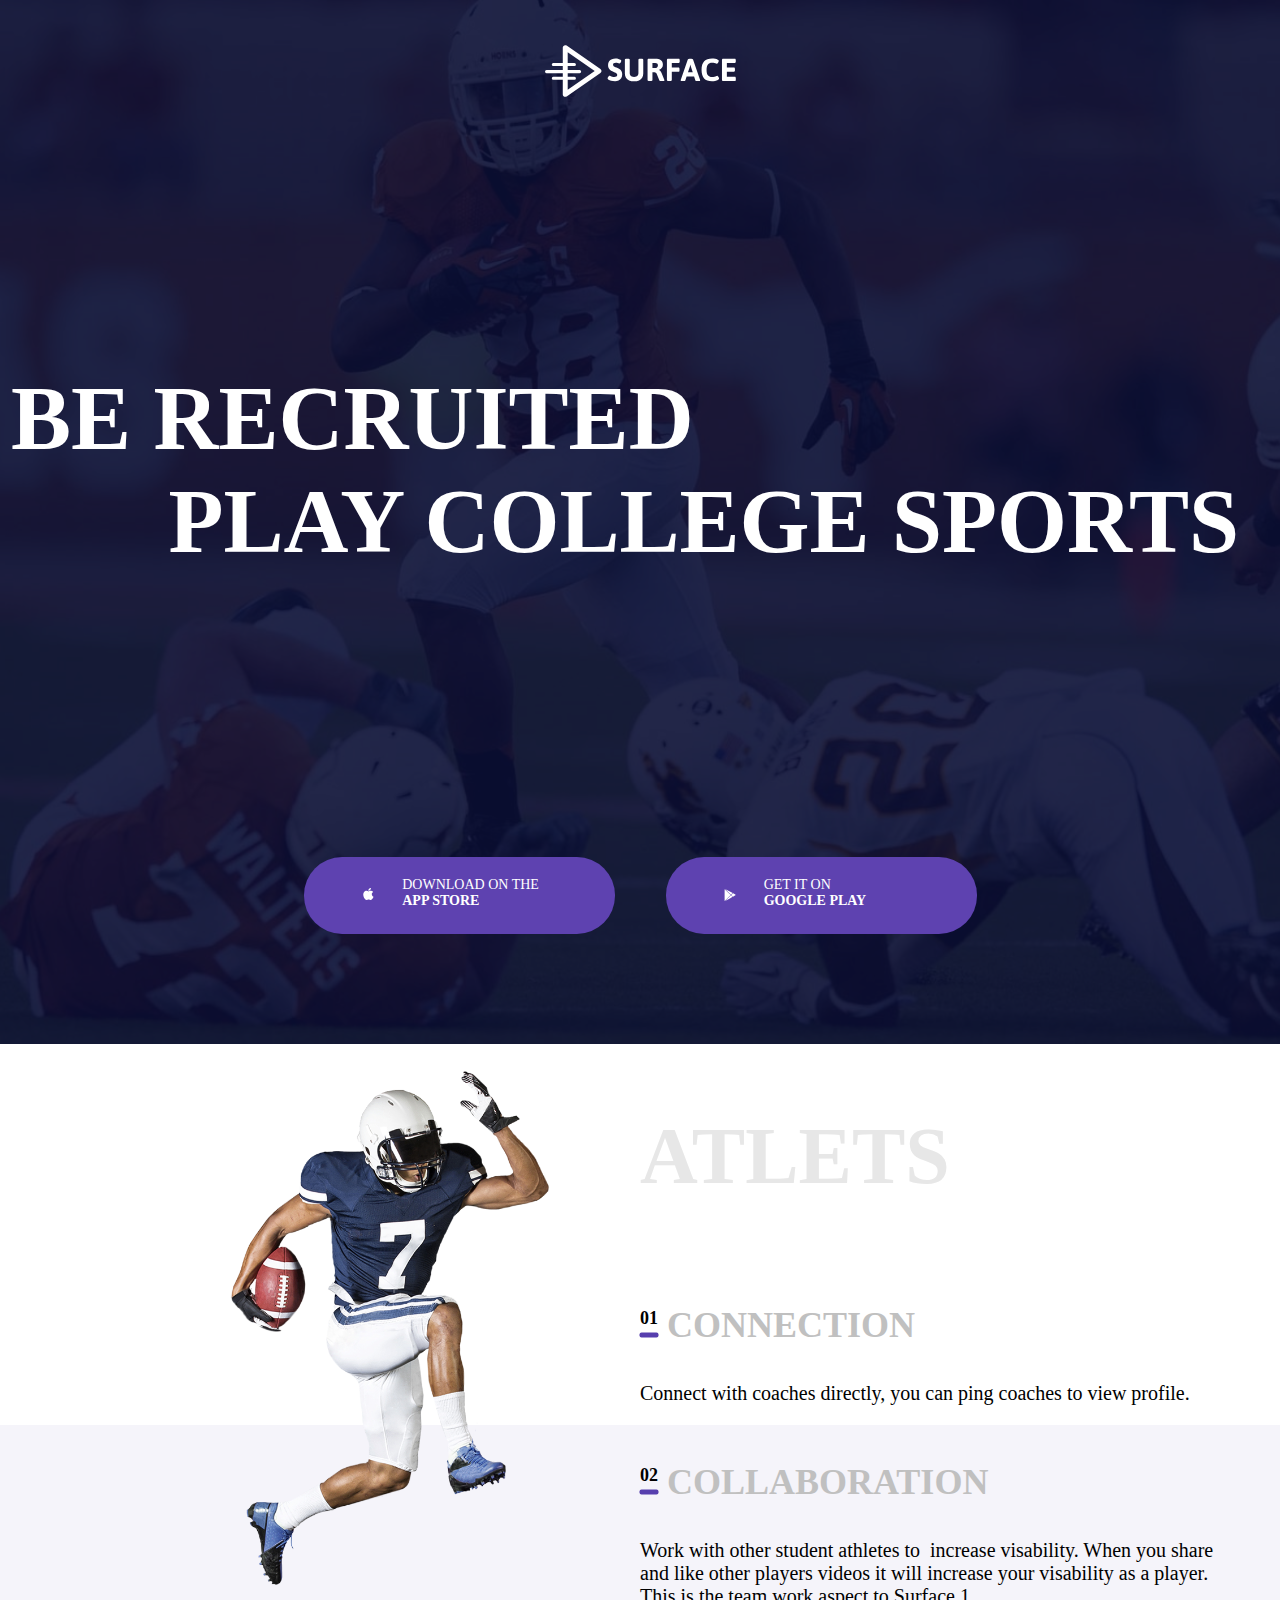
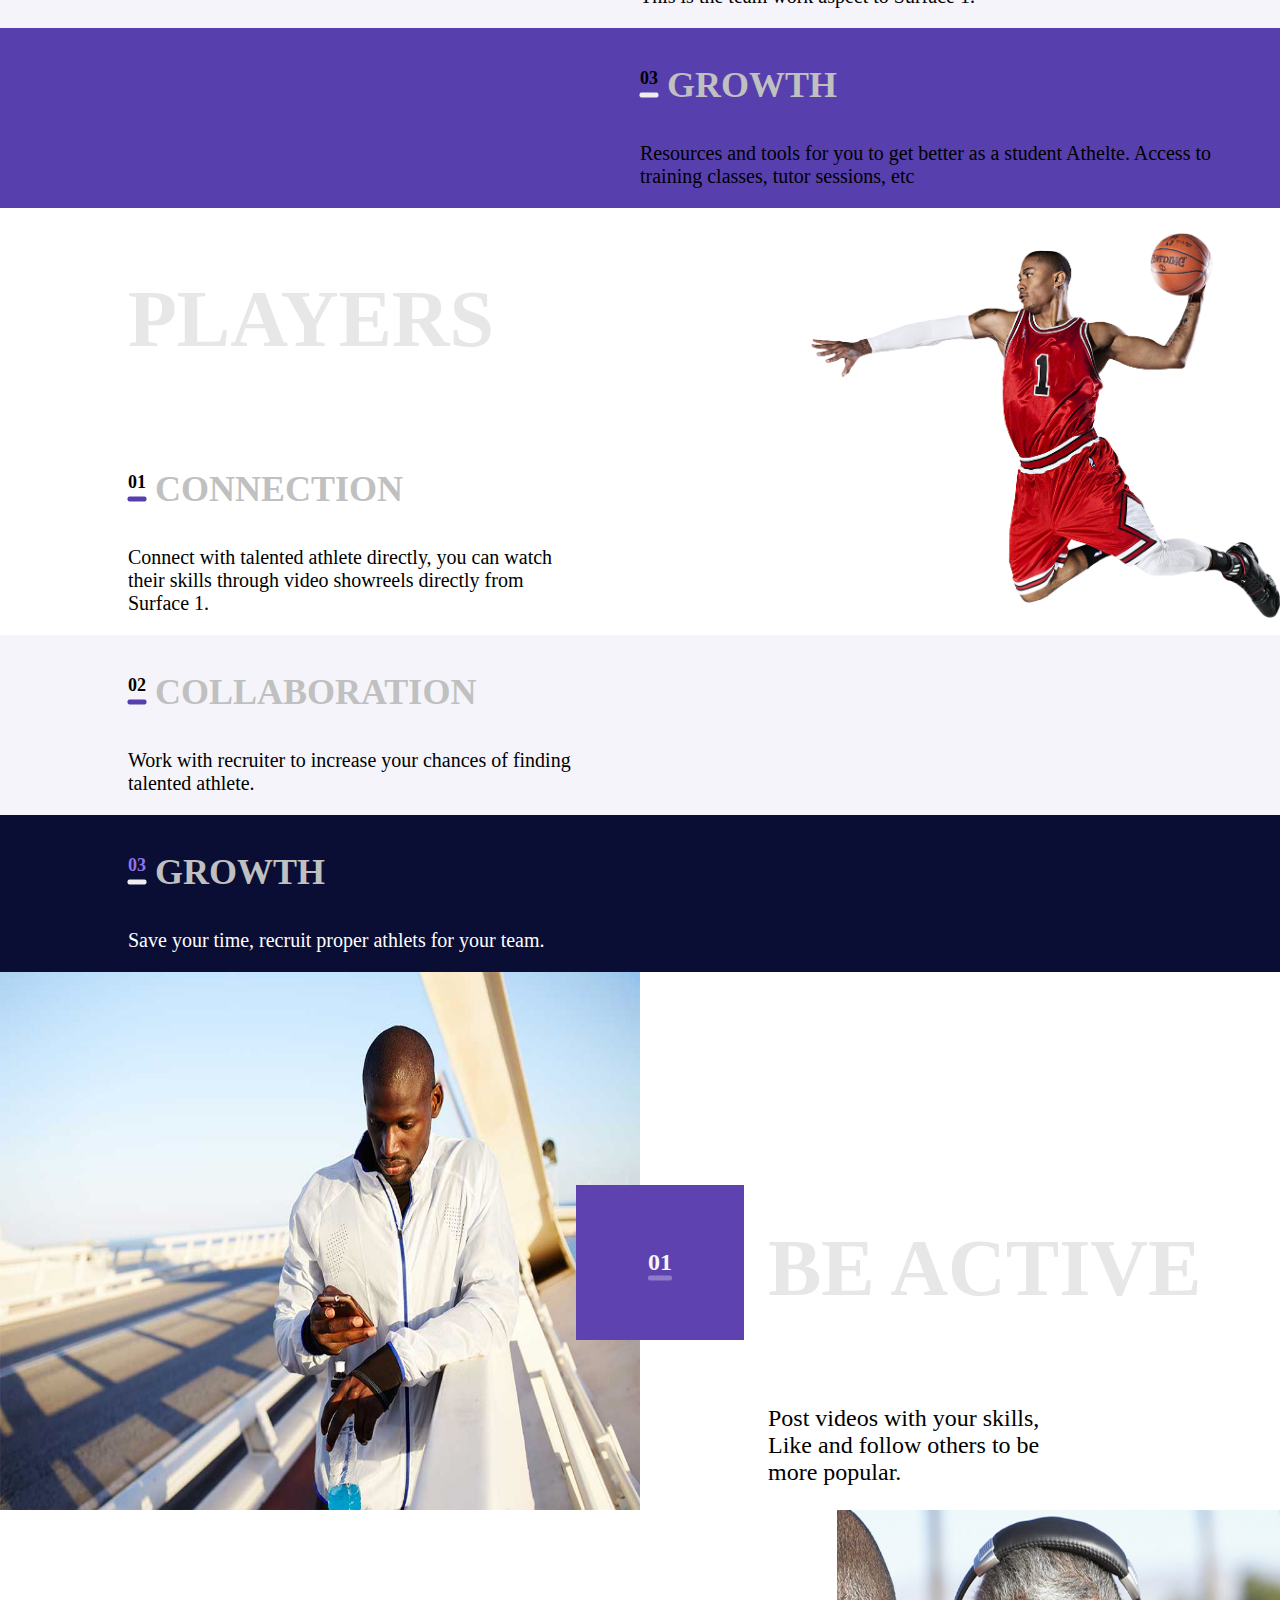
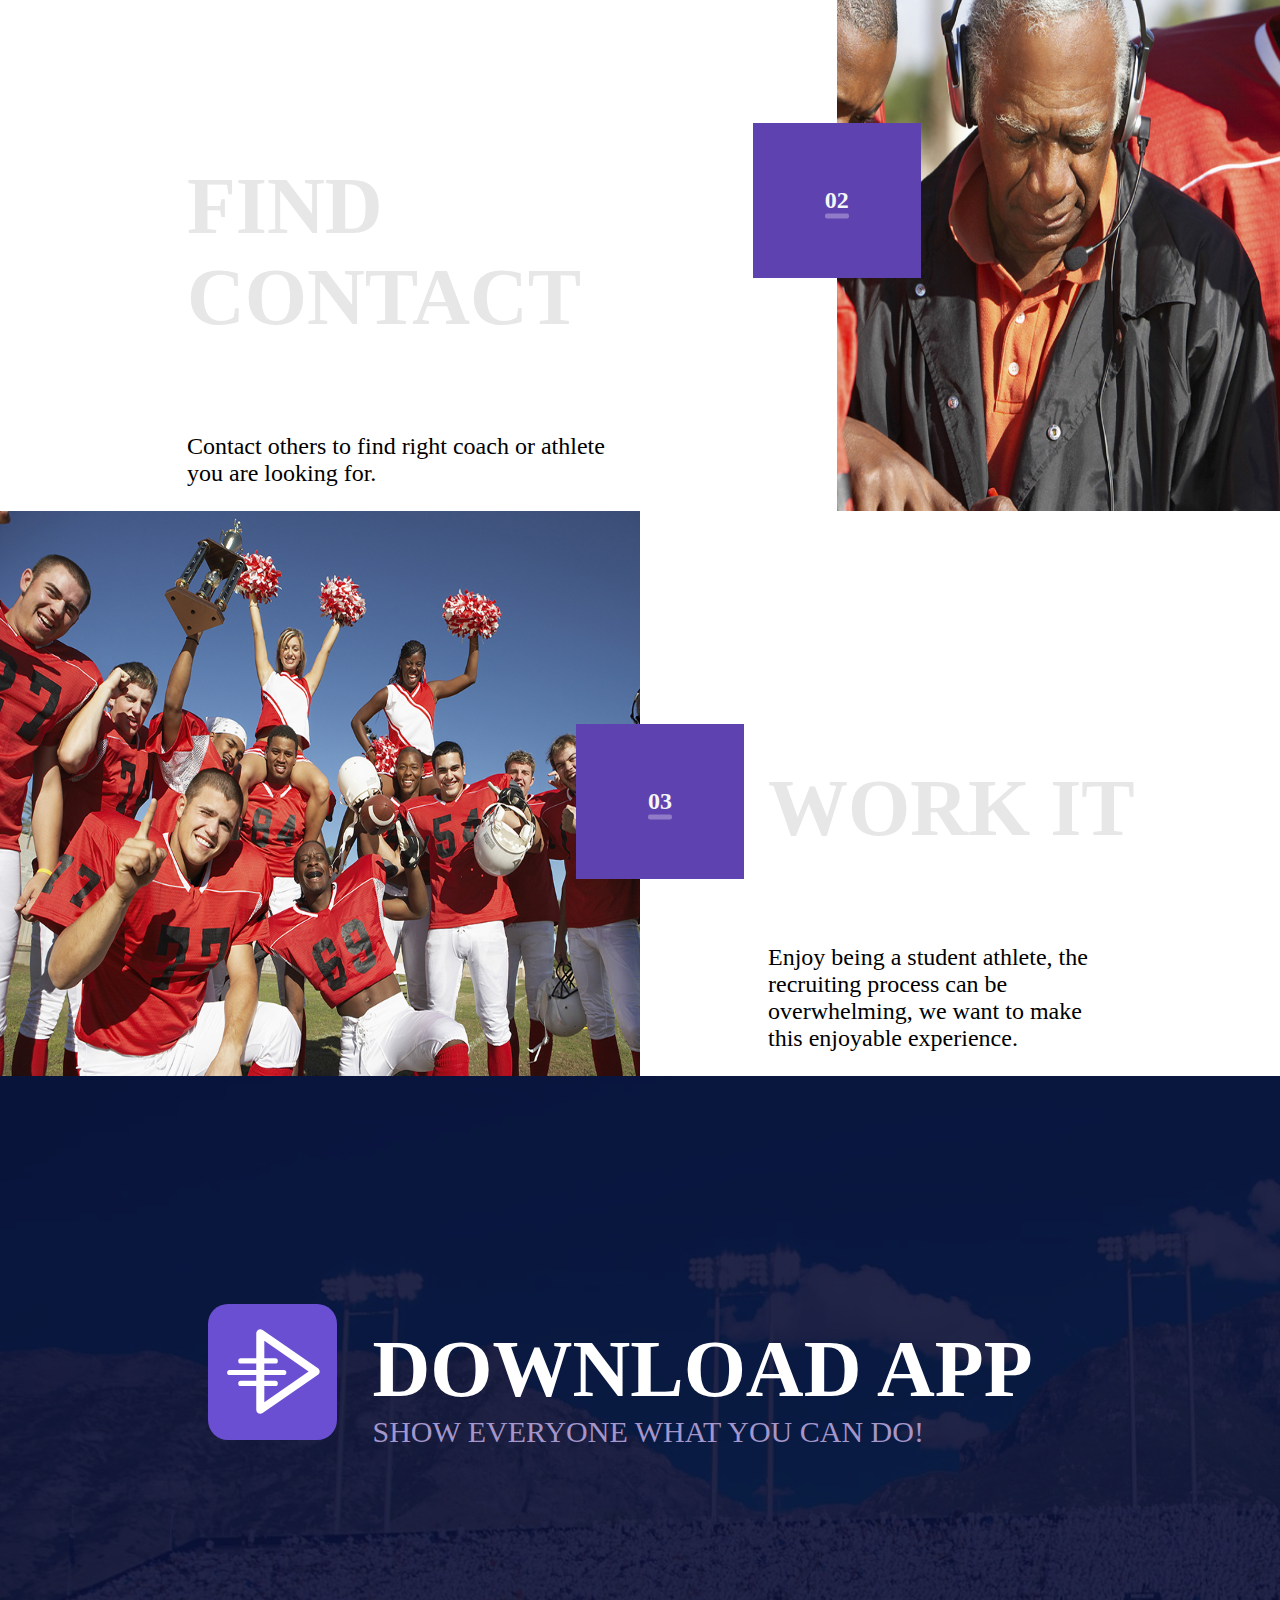
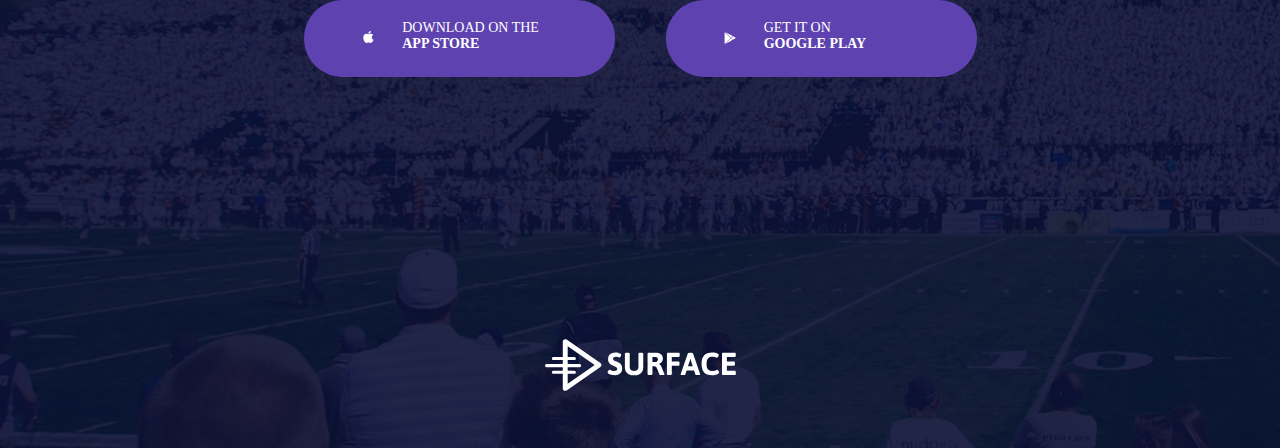
<file: mq-diplom/index.html>
<!doctype html>
<html lang="en">
<head>
    <meta charset="UTF-8">
    <meta name="viewport"
          content="width=device-width, user-scalable=no, initial-scale=1.0, maximum-scale=1.0, minimum-scale=1.0">
    <meta http-equiv="X-UA-Compatible" content="ie=edge">
    <title>MQ-diploma by Yuliya</title>
    <link rel="stylesheet" href="css/style.css">
</head>
<body>
<header class="welcome">
    <div class="container">
        <div class="surface">
                <a href="#0">
                    <svg class="surface__icon" viewBox="0 0 972 264" xmlns="http://www.w3.org/2000/svg">
                        <g fill="#fff" fill-rule="evenodd">
                            <g fill-rule="nonzero" stroke-linecap="round" stroke-linejoin="round">
                                <path d="M115.5 36.848v190.304L253.03 132 115.5 36.848zM282.112 142.28l-172 119c-8.29 5.736-19.612-.198-19.612-10.28V13c0-10.082 11.321-16.016 19.612-10.28l172 119c7.184 4.97 7.184 15.59 0 20.56z"/>
                                <path d="M42.5 107h107a8 8 0 1 0 0-16h-107a8 8 0 1 0 0 16zm0 70h107a8 8 0 1 0 0-16h-107a8 8 0 1 0 0 16zM8 143h168a8 8 0 1 0 0-16H8a8 8 0 1 0 0 16z"/>
                            </g>
                            <path d="M356.505 184.362c-7.63 0-14.335-.772-20.117-2.316-5.782-1.544-10.202-3.436-13.26-5.676-3.057-2.24-4.586-4.36-4.586-6.357 0-1.575.59-3.512 1.77-5.813 1.182-2.3 2.59-4.283 4.224-5.95 1.635-1.664 2.997-2.496 4.087-2.496.666 0 2.09.575 4.27 1.725 3.268 1.695 6.37 3.057 9.308 4.086 2.937 1.03 6.313 1.544 10.127 1.544 4.238 0 7.826-.832 10.762-2.497 2.936-1.665 4.404-4.587 4.404-8.764 0-2.423-.757-4.512-2.27-6.268-1.514-1.756-3.452-3.24-5.813-4.45-2.36-1.21-5.57-2.634-9.626-4.27l-7.175-3.087c-4.36-2.12-8.1-4.45-11.217-6.993-3.118-2.543-5.66-5.903-7.63-10.08-1.967-4.18-2.95-9.295-2.95-15.35 0-7.386 1.816-13.532 5.45-18.436 3.632-4.904 8.354-8.507 14.167-10.808 5.812-2.3 12.048-3.45 18.71-3.45 5.448 0 10.382.56 14.802 1.68 4.42 1.12 7.887 2.557 10.4 4.313 2.512 1.757 3.768 3.513 3.768 5.27 0 1.452-.47 3.314-1.407 5.584-.94 2.27-2.104 4.254-3.497 5.95-1.393 1.694-2.694 2.542-3.905 2.542-.544 0-1.513-.303-2.905-.908a51.939 51.939 0 0 0-6.767-2.225c-2.27-.575-5.04-.863-8.31-.863-5.63 0-9.536.893-11.715 2.68-2.18 1.785-3.27 3.89-3.27 6.31 0 2.786.742 5.117 2.225 6.994 1.484 1.877 3.36 3.42 5.63 4.632 2.27 1.21 5.435 2.604 9.492 4.178 6.115 2.603 11.11 5.07 14.985 7.402 3.875 2.33 7.22 5.676 10.036 10.035 2.816 4.36 4.224 9.93 4.224 16.712 0 8.295-1.74 15.092-5.222 20.39-3.482 5.297-7.962 9.127-13.442 11.488-5.48 2.362-11.398 3.542-17.755 3.542h-.002zm96.724 0c-9.81 0-18.21-1.544-25.204-4.632-6.993-3.087-12.337-7.553-16.03-13.396-3.693-5.842-5.54-12.88-5.54-21.115V74.832c0-1.756.787-3.073 2.36-3.95 1.576-.88 4.028-1.318 7.358-1.318h5.45c3.33 0 5.766.44 7.31 1.317 1.544.878 2.316 2.195 2.316 3.95v68.752c0 3.754.923 7.114 2.77 10.08 1.847 2.968 4.435 5.284 7.765 6.95 3.33 1.664 7.145 2.496 11.444 2.496 4.297 0 8.127-.832 11.487-2.497 3.36-1.665 5.98-3.98 7.856-6.948 1.877-2.967 2.816-6.327 2.816-10.08V74.832c0-1.756.77-3.073 2.315-3.95 1.544-.88 3.98-1.318 7.31-1.318h5.36c3.33 0 5.766.44 7.31 1.317 1.544.878 2.316 2.195 2.316 3.95v70.387c0 8.233-1.846 15.272-5.54 21.114-3.692 5.843-9.036 10.31-16.03 13.396-6.992 3.088-15.393 4.632-25.2 4.632l.001.002zm78.376-1.09c-6.478 0-9.717-1.695-9.717-5.085V76.377c0-2.24.513-3.86 1.543-4.86 1.03-.998 2.664-1.497 4.904-1.497h31.515c26.76 0 40.142 10.08 40.142 30.243 0 6.115-1.71 11.382-5.13 15.802-3.422 4.42-8.01 7.72-13.76 9.9v.636c1.998.848 4.102 2.665 6.312 5.45s3.98 5.933 5.313 9.445l14.257 35.51c.485 1.454.727 2.483.727 3.09 0 2.118-3.21 3.177-9.627 3.177h-6.63c-5.39 0-8.507-1.12-9.354-3.36l-12.806-31.515c-1.21-2.42-2.377-4.298-3.497-5.63-1.12-1.332-2.68-2.347-4.677-3.043-1.998-.696-4.692-1.044-8.083-1.044h-6.267v39.507c0 3.39-3.24 5.085-9.717 5.085h-5.45l.002-.001zm30.425-66.026c2.18 0 4.24-.62 6.177-1.862 1.938-1.24 3.48-2.92 4.632-5.04 1.15-2.12 1.724-4.45 1.724-6.993 0-3.753-1.226-6.735-3.678-8.945s-5.767-3.315-9.945-3.315h-14.167v26.156h15.258l-.001-.001zm68.116 66.026c-6.478 0-9.717-1.695-9.717-5.085V76.377c0-2.24.513-3.86 1.543-4.86 1.03-.998 2.664-1.497 4.904-1.497h53.947c1.696 0 2.922.635 3.678 1.907.757 1.27 1.136 3.33 1.136 6.176v4.904c0 2.846-.38 4.904-1.136 6.176-.756 1.27-1.982 1.907-3.678 1.907h-35.51v23.613h34.33c1.695 0 2.936.636 3.723 1.907.787 1.272 1.18 3.3 1.18 6.085v4.995c0 2.846-.393 4.92-1.18 6.222-.787 1.3-2.028 1.952-3.723 1.952h-34.33v42.323c0 3.39-3.24 5.085-9.718 5.085h-5.45.001zm70.205 0c-6.6 0-9.9-1.18-9.9-3.542 0-.666.213-1.634.637-2.906l35.6-103.807c.85-2.3 3.907-3.452 9.174-3.452h8.357c5.267 0 8.325 1.15 9.173 3.452l35.6 103.807c.304 1.21.455 2.18.455 2.906 0 1.21-.65 2.104-1.952 2.68-1.302.575-3.346.862-6.13.862h-7.085c-2.543 0-4.586-.257-6.13-.772-1.544-.514-2.498-1.377-2.86-2.588l-6.54-19.708h-38.054l-6.54 19.708c-.665 2.24-3.147 3.36-7.446 3.36h-6.359zm51.496-44.41l-9.173-28.7c-.545-1.453-1.014-3.118-1.408-4.995a182.088 182.088 0 0 1-1.044-5.358h-.635l-.363 1.997c-.606 3.572-1.302 6.357-2.09 8.355l-9.535 28.7h24.25l-.002.001zm97.995 45.5c-18.163 0-31.56-4.722-40.187-14.168-8.628-9.445-12.942-24.127-12.942-44.048 0-38.326 17.983-57.49 53.948-57.49 4.905 0 9.99.486 15.258 1.454 5.268.97 9.672 2.316 13.214 4.042 3.542 1.725 5.313 3.648 5.313 5.767 0 1.513-.605 3.496-1.816 5.948-1.21 2.452-2.65 4.616-4.314 6.493-1.665 1.878-3.133 2.817-4.405 2.817-.303 0-1.12-.303-2.452-.908a67.092 67.092 0 0 0-9.127-3.044c-3.18-.817-7.222-1.226-12.126-1.226-9.506 0-16.544 3.012-21.116 9.037-4.57 6.024-6.857 15.12-6.857 27.29s2.302 21.344 6.904 27.52c4.6 6.175 11.504 9.263 20.707 9.263 4.784 0 8.947-.484 12.49-1.453 3.54-.97 7.007-2.21 10.398-3.723.18-.06.726-.288 1.634-.682.91-.393 1.575-.59 1.998-.59 1.575 0 3.088.923 4.54 2.77 1.454 1.847 2.635 3.936 3.543 6.267.91 2.33 1.363 4.01 1.363 5.04 0 2.966-1.983 5.48-5.95 7.537-3.965 2.06-8.748 3.588-14.35 4.587-5.6 1-10.82 1.498-15.665 1.498l-.003.002zM907.06 183c-2.24 0-3.875-.515-4.905-1.544-1.03-1.03-1.544-2.664-1.544-4.904V76.377c0-2.24.514-3.86 1.543-4.86 1.03-.998 2.664-1.497 4.905-1.497h59.124c1.695 0 2.92.635 3.678 1.907.757 1.27 1.135 3.33 1.135 6.176v4.904c0 2.846-.378 4.904-1.135 6.176-.757 1.27-1.983 1.907-3.678 1.907h-40.688v23.43h36.328c1.696 0 2.922.637 3.678 1.91.757 1.27 1.136 3.33 1.136 6.174v4.996c0 2.845-.38 4.904-1.136 6.175-.756 1.272-1.982 1.908-3.678 1.908h-36.328v26.156h40.778c1.696 0 2.922.635 3.68 1.906.756 1.272 1.134 3.3 1.134 6.085v5.087c0 2.846-.378 4.904-1.135 6.176-.756 1.27-1.982 1.907-3.678 1.907H907.06z" fill-rule="nonzero"/>
                        </g>
                    </svg>
                </a>
        </div>
        <div class="slogan">
                <h1>
                   <span class="slogan_ferst">Be recruited</span>
                    <span class="slogan_two">Play college sports</span>
                </h1>
                </div>
        <div class="footer">
                <div class="app_link">
                    <a href="#0" class="app__link">
                        <svg class="app__icon" xmlns="http://www.w3.org/2000/svg" viewBox="0 0 170 170">
                            <path fill="#fff" d="M150.37 130.25c-2.45 5.66-5.35 10.87-8.71 15.66-4.58 6.53-8.33 11.05-11.22 13.56-4.48 4.12-9.28 6.23-14.42 6.35-3.69 0-8.14-1.05-13.32-3.18-5.197-2.12-9.973-3.17-14.34-3.17-4.58 0-9.492 1.05-14.746 3.17-5.262 2.13-9.5 3.24-12.742 3.35-4.93.21-9.842-1.96-14.746-6.52-3.13-2.73-7.045-7.41-11.735-14.04-5.03-7.08-9.168-15.29-12.41-24.65-3.47-10.11-5.21-19.9-5.21-29.378 0-10.857 2.346-20.22 7.045-28.068C27.508 57.03 32.42 52.06 38.57 48.41s12.793-5.51 19.948-5.63c3.915 0 9.05 1.21 15.43 3.59 6.36 2.39 10.446 3.6 12.237 3.6 1.34 0 5.877-1.416 13.57-4.24 7.275-2.617 13.415-3.7 18.445-3.274 13.63 1.1 23.87 6.473 30.68 16.153-12.19 7.385-18.22 17.73-18.1 31 .11 10.338 3.86 18.94 11.23 25.77 3.34 3.17 7.07 5.62 11.22 7.36-.9 2.61-1.85 5.11-2.86 7.51zM119.11 7.24c0 8.102-2.96 15.667-8.86 22.67-7.12 8.323-15.732 13.133-25.07 12.374-.12-.972-.19-1.995-.19-3.07 0-7.778 3.387-16.102 9.4-22.908 3.002-3.446 6.82-6.31 11.45-8.597 4.62-2.253 8.99-3.498 13.1-3.71.12 1.082.17 2.165.17 3.24z"/>
                        </svg>
                        <div class="texts_link">
                        <span class="app_linkfirst">download on the</span><span class="app_linktwo">app store</span>
                        </div>
                    </a>
                </div>
                <div class="google_link">
                    <a href="#0" class="google__link">
                        <svg class="google__icon" xmlns="http://www.w3.org/2000/svg" viewBox="0 0 505.499 505.499">
                            <path fill="#fff" d="M471.497 234.466l-92.082-53.135-75.733 73.208 69.215 66.907 98.6-56.91c5.43-3.133 8.677-8.756 8.677-15.03 0-6.275-3.245-11.898-8.677-15.04zM363.785 172.3l-101.332-58.497L40.375 0l250.828 242.47M44.063 505.5l218.77-120.512 94.435-54.515-66.065-63.87M25.56 9.815l-.236 489.67L278.72 254.534"/>
                        </svg>
                        <div class="texts_link">
                        <span class="app_linkfirst">get it on</span><span class="app_linktwo">google play</span>
                        </div>
                    </a>
                </div>
        </div>
    </div>
</header>
<main>
    <article class="atlets">
        <div class="content">
            <picture class="atlets_preview">
                <source srcset="images/footballer_566.png" media="(max-width: 1920px)">
                <source srcset="images/footballer_497.png" media="(max-width: 960px)">
                <source srcset="images/footballer_192.png" media="(max-width: 640px)">
                <img  class="atlet_preview" src="images/footballer_566.png" alt="fotballer">
            </picture>
        <h2 class="atlet">Atlets</h2>
        <div class="part_one">
            <h3> <sup>01</sup> Connection</h3>
            <p class="text_atlet">Connect with coaches directly, you can ping coaches to view profile.</p>
        </div>
        <div class="part_two">
            <h3> <sup>02</sup> Collaboration</h3>
            <p class="text_atlet">Work with other student athletes to  increase visability. When you share and like other players videos it will increase your visability as a player. This is the team work aspect to Surface 1.</p>
        </div>
        <div class="part_three">
            <h3> <sup class="three">03</sup> Growth</h3>
            <p class="text_atlet">Resources and tools for you to get better as a student Athelte. Access to training classes, tutor sessions, etc </p>
        </div>
        </div>
    </article>
    <article class="player">
        <div class="players_content">
            <picture class="players_preview">
                <source srcset="images/basketballer_991.png" media="(max-width: 1920px)">
                <source srcset="images/basketballer_436.png" media="(max-width: 960px)">
                <source srcset="images/basketballer_302.png" media="(max-width: 640px)">
                <img class="player_preview" src="images/basketballer_991.png" alt="basketballer">
            </picture>
            <h2 class="players">Players</h2>
            <div class="players_part_one">
                <h3> <sup>01</sup> Connection</h3>
                <p class="text_player">Connect with talented athlete directly, you can watch their skills through
                    video showreels directly from Surface 1.</p>
            </div>
            <div class="players_part_two">
                <h3> <sup>02</sup> Collaboration</h3>
                <p class="text_player">Work with recruiter to increase your chances of finding talented athlete.</p>
            </div>
            <div class="players_part_three">
                <h3> <sup class="part_threes">03</sup> Growth</h3>
                <p class="text_player"> Save your time, recruit proper athlets for your team. </p>
            </div>
        </div>
    </article>
    <article class="beactive">
        <picture class="preview">
            <source srcset="images/be-active_1024.jpg" media="(max-width: 1920px)">
            <source srcset="images/be-active_960.jpg" media="(max-width: 960px)">
            <source srcset="images/be-active_640.jpg" media="(max-width: 640px)">
            <img class="preview_active" src="images/be-active_960.jpg" alt="be-active">
        </picture>
        <div class="box_text">
        <div class="box">
            <p class="number">01</p>
        </div>
        <div class="beactive_text">
            <div class="text">
                <h2 class="active">Be active</h2>
                <p class="beactive_texts">Post videos with your skills, Like and follow others
                    to be more popular.</p>
            </div>
        </div>
    </article>
    <article class="find_contact">
        <div class="box_texts">
        <div class="box_find_contact">
            <p class="number_find_contact">02</p>
        </div>
        <div class="text_find_contact">
            <div class="text_find">
            <h2 class="active">Find contact</h2>
            <p class="texts_find_contact">Contact others to find right coach or athlete you are
                looking for.</p>
            </div>
        </div>
        </div>
        <picture class="preview">
            <source srcset="images/find-contact_1024.jpg" media="(max-width: 1920px)">
            <source srcset="images/find-contact_960.jpg" media="(max-width: 960px)">
            <source srcset="images/find-contact_640.jpg" media="(max-width: 640px)">
            <img class="preview_find_contact" src="images/find-contact_960.jpg" alt="Find contact">
        </picture>
    </article>
    <article class="work_it">
        <div class="preview">
            <img class="preview_active" src="images/work-it_960.jpg" alt="work it">
        </div>
        <div class="box_text">
        <div class="box">
            <p class="number">03</p>
        </div>
        <div class="beactive_text">
            <div class="text">
                <h2 class="active">Work it</h2>
                <p class="beactive_texts">Enjoy being a student athlete, the recruiting process
                    can be overwhelming, we want to make this
                    enjoyable experience. </p>
            </div>
        </div>
        </div>
    </article>
</main>
<footer class="down">
    <div class="down_content">
         <div class="donloads">
             <a href="#0" class="donloads_link">
                 <div class="donloads__iconbc">
                 <svg class="donloads_icon" viewBox="0 0 288 264" xmlns="http://www.w3.org/2000/svg">
                 <g fill-rule="evenodd">
                     <path fill="#fff" d="M115.5 36.848v190.304L253.03 132 115.5 36.848zM282.112 142.28l-172 119c-8.29 5.736-19.612-.198-19.612-10.28V13c0-10.082 11.321-16.016 19.612-10.28l172 119c7.184 4.97 7.184 15.59 0 20.56z" fill-rule="nonzero"/>
                     <path fill="#fff" d="M42.5 107h107a8 8 0 1 0 0-16h-107a8 8 0 1 0 0 16zm0 70h107a8 8 0 1 0 0-16h-107a8 8 0 1 0 0 16zM8 143h168a8 8 0 1 0 0-16H8a8 8 0 1 0 0 16z" fill-rule="nonzero" stroke-linecap="round" stroke-linejoin="round"/>
                 </g>
             </svg>
                 </div>
                 <div class="texts_link">
                 <span class="app_linkone">Download app</span><span class="app_linktwos">Show everyone what you can do!</span>
                 </div>
             </a>
         </div>
        <div class="link__footer">
            <div class="app_link">
                <a href="#0" class="app__link">
                    <svg class="app__icon" xmlns="http://www.w3.org/2000/svg" viewBox="0 0 170 170">
                        <path fill="#fff" d="M150.37 130.25c-2.45 5.66-5.35 10.87-8.71 15.66-4.58 6.53-8.33 11.05-11.22 13.56-4.48 4.12-9.28 6.23-14.42 6.35-3.69 0-8.14-1.05-13.32-3.18-5.197-2.12-9.973-3.17-14.34-3.17-4.58 0-9.492 1.05-14.746 3.17-5.262 2.13-9.5 3.24-12.742 3.35-4.93.21-9.842-1.96-14.746-6.52-3.13-2.73-7.045-7.41-11.735-14.04-5.03-7.08-9.168-15.29-12.41-24.65-3.47-10.11-5.21-19.9-5.21-29.378 0-10.857 2.346-20.22 7.045-28.068C27.508 57.03 32.42 52.06 38.57 48.41s12.793-5.51 19.948-5.63c3.915 0 9.05 1.21 15.43 3.59 6.36 2.39 10.446 3.6 12.237 3.6 1.34 0 5.877-1.416 13.57-4.24 7.275-2.617 13.415-3.7 18.445-3.274 13.63 1.1 23.87 6.473 30.68 16.153-12.19 7.385-18.22 17.73-18.1 31 .11 10.338 3.86 18.94 11.23 25.77 3.34 3.17 7.07 5.62 11.22 7.36-.9 2.61-1.85 5.11-2.86 7.51zM119.11 7.24c0 8.102-2.96 15.667-8.86 22.67-7.12 8.323-15.732 13.133-25.07 12.374-.12-.972-.19-1.995-.19-3.07 0-7.778 3.387-16.102 9.4-22.908 3.002-3.446 6.82-6.31 11.45-8.597 4.62-2.253 8.99-3.498 13.1-3.71.12 1.082.17 2.165.17 3.24z"/>
                    </svg>
                    <div class="texts_link">
                    <span class="app_linkfirst">download on the</span><span class="app_linktwo">app store</span>
                    </div>
                </a>
            </div>
            <div class="google_link">
                <a href="#0" class="google__link">
                    <svg class="google__icon" xmlns="http://www.w3.org/2000/svg" viewBox="0 0 505.499 505.499">
                        <path fill="#fff" d="M471.497 234.466l-92.082-53.135-75.733 73.208 69.215 66.907 98.6-56.91c5.43-3.133 8.677-8.756 8.677-15.03 0-6.275-3.245-11.898-8.677-15.04zM363.785 172.3l-101.332-58.497L40.375 0l250.828 242.47M44.063 505.5l218.77-120.512 94.435-54.515-66.065-63.87M25.56 9.815l-.236 489.67L278.72 254.534"/>
                    </svg>
                    <div class="texts_link">
                    <span class="app_linkfirst">get it on</span><span class="app_linktwo">google play</span>
                    </div>
                </a>
            </div>
        </div>
    <div class="surfaces">
        <a href="#0">
            <svg class="surface__icon" viewBox="0 0 972 264" xmlns="http://www.w3.org/2000/svg">
                <g fill="#fff" fill-rule="evenodd">
                    <g fill-rule="nonzero" stroke-linecap="round" stroke-linejoin="round">
                        <path d="M115.5 36.848v190.304L253.03 132 115.5 36.848zM282.112 142.28l-172 119c-8.29 5.736-19.612-.198-19.612-10.28V13c0-10.082 11.321-16.016 19.612-10.28l172 119c7.184 4.97 7.184 15.59 0 20.56z"/>
                        <path d="M42.5 107h107a8 8 0 1 0 0-16h-107a8 8 0 1 0 0 16zm0 70h107a8 8 0 1 0 0-16h-107a8 8 0 1 0 0 16zM8 143h168a8 8 0 1 0 0-16H8a8 8 0 1 0 0 16z"/>
                    </g>
                    <path d="M356.505 184.362c-7.63 0-14.335-.772-20.117-2.316-5.782-1.544-10.202-3.436-13.26-5.676-3.057-2.24-4.586-4.36-4.586-6.357 0-1.575.59-3.512 1.77-5.813 1.182-2.3 2.59-4.283 4.224-5.95 1.635-1.664 2.997-2.496 4.087-2.496.666 0 2.09.575 4.27 1.725 3.268 1.695 6.37 3.057 9.308 4.086 2.937 1.03 6.313 1.544 10.127 1.544 4.238 0 7.826-.832 10.762-2.497 2.936-1.665 4.404-4.587 4.404-8.764 0-2.423-.757-4.512-2.27-6.268-1.514-1.756-3.452-3.24-5.813-4.45-2.36-1.21-5.57-2.634-9.626-4.27l-7.175-3.087c-4.36-2.12-8.1-4.45-11.217-6.993-3.118-2.543-5.66-5.903-7.63-10.08-1.967-4.18-2.95-9.295-2.95-15.35 0-7.386 1.816-13.532 5.45-18.436 3.632-4.904 8.354-8.507 14.167-10.808 5.812-2.3 12.048-3.45 18.71-3.45 5.448 0 10.382.56 14.802 1.68 4.42 1.12 7.887 2.557 10.4 4.313 2.512 1.757 3.768 3.513 3.768 5.27 0 1.452-.47 3.314-1.407 5.584-.94 2.27-2.104 4.254-3.497 5.95-1.393 1.694-2.694 2.542-3.905 2.542-.544 0-1.513-.303-2.905-.908a51.939 51.939 0 0 0-6.767-2.225c-2.27-.575-5.04-.863-8.31-.863-5.63 0-9.536.893-11.715 2.68-2.18 1.785-3.27 3.89-3.27 6.31 0 2.786.742 5.117 2.225 6.994 1.484 1.877 3.36 3.42 5.63 4.632 2.27 1.21 5.435 2.604 9.492 4.178 6.115 2.603 11.11 5.07 14.985 7.402 3.875 2.33 7.22 5.676 10.036 10.035 2.816 4.36 4.224 9.93 4.224 16.712 0 8.295-1.74 15.092-5.222 20.39-3.482 5.297-7.962 9.127-13.442 11.488-5.48 2.362-11.398 3.542-17.755 3.542h-.002zm96.724 0c-9.81 0-18.21-1.544-25.204-4.632-6.993-3.087-12.337-7.553-16.03-13.396-3.693-5.842-5.54-12.88-5.54-21.115V74.832c0-1.756.787-3.073 2.36-3.95 1.576-.88 4.028-1.318 7.358-1.318h5.45c3.33 0 5.766.44 7.31 1.317 1.544.878 2.316 2.195 2.316 3.95v68.752c0 3.754.923 7.114 2.77 10.08 1.847 2.968 4.435 5.284 7.765 6.95 3.33 1.664 7.145 2.496 11.444 2.496 4.297 0 8.127-.832 11.487-2.497 3.36-1.665 5.98-3.98 7.856-6.948 1.877-2.967 2.816-6.327 2.816-10.08V74.832c0-1.756.77-3.073 2.315-3.95 1.544-.88 3.98-1.318 7.31-1.318h5.36c3.33 0 5.766.44 7.31 1.317 1.544.878 2.316 2.195 2.316 3.95v70.387c0 8.233-1.846 15.272-5.54 21.114-3.692 5.843-9.036 10.31-16.03 13.396-6.992 3.088-15.393 4.632-25.2 4.632l.001.002zm78.376-1.09c-6.478 0-9.717-1.695-9.717-5.085V76.377c0-2.24.513-3.86 1.543-4.86 1.03-.998 2.664-1.497 4.904-1.497h31.515c26.76 0 40.142 10.08 40.142 30.243 0 6.115-1.71 11.382-5.13 15.802-3.422 4.42-8.01 7.72-13.76 9.9v.636c1.998.848 4.102 2.665 6.312 5.45s3.98 5.933 5.313 9.445l14.257 35.51c.485 1.454.727 2.483.727 3.09 0 2.118-3.21 3.177-9.627 3.177h-6.63c-5.39 0-8.507-1.12-9.354-3.36l-12.806-31.515c-1.21-2.42-2.377-4.298-3.497-5.63-1.12-1.332-2.68-2.347-4.677-3.043-1.998-.696-4.692-1.044-8.083-1.044h-6.267v39.507c0 3.39-3.24 5.085-9.717 5.085h-5.45l.002-.001zm30.425-66.026c2.18 0 4.24-.62 6.177-1.862 1.938-1.24 3.48-2.92 4.632-5.04 1.15-2.12 1.724-4.45 1.724-6.993 0-3.753-1.226-6.735-3.678-8.945s-5.767-3.315-9.945-3.315h-14.167v26.156h15.258l-.001-.001zm68.116 66.026c-6.478 0-9.717-1.695-9.717-5.085V76.377c0-2.24.513-3.86 1.543-4.86 1.03-.998 2.664-1.497 4.904-1.497h53.947c1.696 0 2.922.635 3.678 1.907.757 1.27 1.136 3.33 1.136 6.176v4.904c0 2.846-.38 4.904-1.136 6.176-.756 1.27-1.982 1.907-3.678 1.907h-35.51v23.613h34.33c1.695 0 2.936.636 3.723 1.907.787 1.272 1.18 3.3 1.18 6.085v4.995c0 2.846-.393 4.92-1.18 6.222-.787 1.3-2.028 1.952-3.723 1.952h-34.33v42.323c0 3.39-3.24 5.085-9.718 5.085h-5.45.001zm70.205 0c-6.6 0-9.9-1.18-9.9-3.542 0-.666.213-1.634.637-2.906l35.6-103.807c.85-2.3 3.907-3.452 9.174-3.452h8.357c5.267 0 8.325 1.15 9.173 3.452l35.6 103.807c.304 1.21.455 2.18.455 2.906 0 1.21-.65 2.104-1.952 2.68-1.302.575-3.346.862-6.13.862h-7.085c-2.543 0-4.586-.257-6.13-.772-1.544-.514-2.498-1.377-2.86-2.588l-6.54-19.708h-38.054l-6.54 19.708c-.665 2.24-3.147 3.36-7.446 3.36h-6.359zm51.496-44.41l-9.173-28.7c-.545-1.453-1.014-3.118-1.408-4.995a182.088 182.088 0 0 1-1.044-5.358h-.635l-.363 1.997c-.606 3.572-1.302 6.357-2.09 8.355l-9.535 28.7h24.25l-.002.001zm97.995 45.5c-18.163 0-31.56-4.722-40.187-14.168-8.628-9.445-12.942-24.127-12.942-44.048 0-38.326 17.983-57.49 53.948-57.49 4.905 0 9.99.486 15.258 1.454 5.268.97 9.672 2.316 13.214 4.042 3.542 1.725 5.313 3.648 5.313 5.767 0 1.513-.605 3.496-1.816 5.948-1.21 2.452-2.65 4.616-4.314 6.493-1.665 1.878-3.133 2.817-4.405 2.817-.303 0-1.12-.303-2.452-.908a67.092 67.092 0 0 0-9.127-3.044c-3.18-.817-7.222-1.226-12.126-1.226-9.506 0-16.544 3.012-21.116 9.037-4.57 6.024-6.857 15.12-6.857 27.29s2.302 21.344 6.904 27.52c4.6 6.175 11.504 9.263 20.707 9.263 4.784 0 8.947-.484 12.49-1.453 3.54-.97 7.007-2.21 10.398-3.723.18-.06.726-.288 1.634-.682.91-.393 1.575-.59 1.998-.59 1.575 0 3.088.923 4.54 2.77 1.454 1.847 2.635 3.936 3.543 6.267.91 2.33 1.363 4.01 1.363 5.04 0 2.966-1.983 5.48-5.95 7.537-3.965 2.06-8.748 3.588-14.35 4.587-5.6 1-10.82 1.498-15.665 1.498l-.003.002zM907.06 183c-2.24 0-3.875-.515-4.905-1.544-1.03-1.03-1.544-2.664-1.544-4.904V76.377c0-2.24.514-3.86 1.543-4.86 1.03-.998 2.664-1.497 4.905-1.497h59.124c1.695 0 2.92.635 3.678 1.907.757 1.27 1.135 3.33 1.135 6.176v4.904c0 2.846-.378 4.904-1.135 6.176-.757 1.27-1.983 1.907-3.678 1.907h-40.688v23.43h36.328c1.696 0 2.922.637 3.678 1.91.757 1.27 1.136 3.33 1.136 6.174v4.996c0 2.845-.38 4.904-1.136 6.175-.756 1.272-1.982 1.908-3.678 1.908h-36.328v26.156h40.778c1.696 0 2.922.635 3.68 1.906.756 1.272 1.134 3.3 1.134 6.085v5.087c0 2.846-.378 4.904-1.135 6.176-.756 1.27-1.982 1.907-3.678 1.907H907.06z" fill-rule="nonzero"/>
                </g>
            </svg>
        </a>
    </div>
    </div>
</footer>
</body>
</html>
</file>
<file: mq-diplom/css/style.css>
body {
    margin: 0px;
    font-family: "Open Sans";
    max-width: 1920px;
    font-size: 20px;
}
main {
    overflow: hidden;
    display: flex;
    flex-direction: column;
    max-width: 1920px;
}
img{
    max-width: 100%;
}
.welcome {
    position: relative;
    background-image: url(../images/football_1920.jpg);
    background-repeat: no-repeat;
    background-size: cover;
    background-position: center;
    overflow: hidden;
}
.welcome::after {
    content: "";
    background-color: #0a0e34;

    position: absolute;
    top: 0;
    left: 0;
    right: 0;
    bottom: 0;
    opacity: 0.9;
}
.surface {
    display: flex;
    padding-top: 45px;
    justify-content: center;
    margin-bottom: 265px;
}
.surface__icon {
    width: 191px;
    height: 52px;
}
.container {
    color: #ffffff;
    text-transform: uppercase;
    font-weight: bold;
    position: relative;
    z-index: 2;
    width: 1530px;
    max-width: 100%;
    margin: 0 auto;
    padding: 0 11px;
    box-sizing: border-box;
}
h1 {
    display: flex;
    flex-direction: column;
    font-size: 90px;
}
.slogan_ferst {
    align-self: flex-start;
}
.slogan_two {
    align-self: flex-end;
    padding-right: 30px;
}
.footer {
    display: flex;
    justify-content: center;
    color: #ffffff;
    font-size: 14px;
    padding-top: 224px;
    padding-bottom: 110px;
}
.app__icon {
    width: 42px;
    height: 48px;
    margin-right: 28px;
    margin-left: 58px;
    margin-top: 13px;
}
.google__icon {
    width: 40px;
    height: 50px;
    margin-left: 58px;
    margin-top: 13px;
    margin-right: 28px;
}
.app_linkfirst {
    display: block;
    font-weight: normal;
}
.app_link {
    height: 100%;
    align-items: center;
    justify-content: center;
}
.app__link {
    text-decoration: none;
    color: #ffffff;
    display: flex;
    flex-direction: row;
    border-radius: 38px;
    background-color: rgb(94, 66, 176);
    width: 311px;
    height: 77px;
    margin-right: 51px;
}
.google__link {
    text-decoration: none;
    color: #ffffff;
    display: flex;
    flex-direction: row;
    border-radius: 38px;
    background-color: rgb(94, 66, 176);
    width: 311px;
    height: 77px;
}
.down {
    position: relative;
    background-image: url(../images/game_1920.jpg);
    background-repeat: no-repeat;
    background-size: cover;
    text-transform: uppercase;
    margin: 0 auto;
    display: flex;
    flex-direction: row;
    justify-content: center;
}
.down::after {
    content: "";
    background-color: #0a0e34;

    position: absolute;
    top: 0;
    left: 0;
    right: 0;
    bottom: 0;
    opacity: 0.9;
}
.down_content {
    position: relative;
    z-index: 200;
}
.donloads_icon {
    width: 105px;
    height: 85px;
    top: 50%;
    left: 50%;
    margin-right: -50%;
}
.app_linkone {
    display: block;
    font-size: 80px;
    font-weight: bold;
    color: #ffffff;
}
.app_linktwos {
    font-size: 30px;
    font-weight: normal;
    color: #a496ca;
}
.donloads {
    padding-top: 228px;
    padding-bottom: 151px;
}
.donloads_link {
    text-decoration: none;
    color: #ffffff;
    display: flex;
    flex-direction: row;
}
.link__footer {
    display: flex;
    justify-content: center;
    padding-bottom: 262px;
}
.surfacedooble {
    margin-bottom: 52px;
    display: flex;
    justify-content: center;
}
.donloads__iconbc {
    width: 103px;
    height: 86px;
    background-color: #6b4fd3;
    border-radius: 20px;
    padding: 25px 13px 25px 13px;
    margin-right: 36px;
}
.texts_link {
    display: flex;
    flex-direction: column;
    font-size: 14px;
    margin-top: 20px;
}
.app_linktwo {
    font-weight: bold;
}
.texts_link {
    width: 700px;
}
.surfaces {
    display: flex;
    justify-content: center;
    padding-bottom: 52px;
}
.atlet {
    font-weight: bold;
    font-size: 80px;
    color: #e7e7e7;
    text-transform: uppercase;
    padding-left: 50%;
}
sup {
    position: relative;
    font-weight: bold;
    font-size: 18px;
    color: #000000;
}
.part_one {
    padding-left: 50%;
    padding-right: 40px;
}
sup::after {
    content: "";
    position: absolute;
    top: 100%;
    margin-top: 7px;
    left: 50%;
    margin-right: -50%;
    transform: translate(-50%, -50%);
    background-color: #573fae;
    border-radius: 2px;
    width: 19px;
    height: 5px;
}
h3 {
    font-weight: bold;
    font-size: 36px;
    color: #c0c0c0;
    text-transform: uppercase;
}
.part_three {
    background-color: #573fae;
    padding-left: 50%;
    padding-right: 40px;
}
.part_two {
    background-color: #f5f4fa;
    padding-left: 50%;
    padding-right: 40px;
}
.content {
    position: relative;
}
.three::after {
    content: "";
    position: absolute;
    top: 100%;
    margin-top: 7px;
    left: 50%;
    margin-right: -50%;
    transform: translate(-50%, -50%);
    background-color: #eeeeee;
    border-radius: 2px;
    width: 19px;
    height: 5px;
}
.atlets_preview {
    position: absolute;
    top: 27px;
    left: 18%;
    bottom: 0;
    content: "";
}
.atlet_preview {
    width: 25vw;
}
.players_part_three {
    background-color: #0a0e34;
    padding-left: 10%;
    color: #ffffff;
}
.players_part_two {
    background-color: #f5f4fa;
    padding-left: 10%;
}
.part_threes {
    color: #9173e6;
}
.part_threes::after {
    content: "";
    position: absolute;
    top: 100%;
    margin-top: 7px;
    left: 50%;
    margin-right: -50%;
    transform: translate(-50%, -50%);
    background-color: #eeeeee;
    border-radius: 2px;
    width: 19px;
    height: 5px;
}
.content {
    display: flex;
    flex-direction: column;
    position: relative;
}
.players_part_one {
    padding-left: 10%;
}
.players_preview {
    position: absolute;
    top: 23px;
    left: 809px;
    content: "";
}
.player_preview {
    width: 46vw;
}
.players {
    font-weight: bold;
    font-size: 80px;
    color: #e7e7e7;
    text-transform: uppercase;
    padding-left: 10%;
}
.players_content {
    display: flex;
    flex-direction: column;
    position: relative;
    overflow: hidden;
}
.text_player {
    width: 40%;
}
.number {
    font-size: 24px;
    color: #f5f6f7;
    font-weight: bold;
}
.number::after {
    content: " ";
    position: absolute;
    top: 60%;
    left: 50%;
    margin-right: -50%;
    transform: translate(-50%, -50%);
    background-color: #8f7bc8;
    border-radius: 2px;
    width: 24px;
    height: 5px;
}
.box {
    display: flex;
    position: absolute;
    align-items: center;
    justify-content: center;
    background-color: #5e42b0;
    width: 168px;
    height: 155px;
    top: 213px;
    left: -10%;
}
.box_text,
.box_texts {
    position: relative;
}
.box_text{
    width: 50%;
    box-sizing: border-box;
}
.preview {
    display: flex;
    margin: 0;
    width: 50%;
    min-width: 50%;
}
.preview_active, .preview_find_contact{
    width: 50vw;
}
.beactive {
    display: flex;
    flex-direction: row;
    margin: 0 auto;
    max-width: 100%;
}
.beactive_text, .text_find_contact {
    width: 50%;

}
.text{
    display: flex;
    flex-direction: column;
    width: 100%;
    padding-top: 185px;
    padding-left: 128px;
    padding-right: 85px;

}
.text_find{
    display: flex;
    flex-direction: column;
    width: 100%;
    padding-left: 187px;
    padding-top: 185px;
    padding-right: 50px;

}
.active {
    font-weight: bold;
    font-size: 80px;
    color: #e7e7e7;
    text-transform: uppercase;
    width: 600px;
}
.beactive_texts {
    font-size: 24px;

}
.work_it {
    display: flex;
    flex-direction: row;
    position: relative;
}
.find_contact {
    display: flex;
    flex-direction: row;
    position: relative;
    max-width: 100%;
}
.box_find_contact {
    position: absolute;
    display: flex;
    align-items: center;
    justify-content: center;
    background-color: #5e42b0;
    width: 168px;
    height: 155px;
    top: 213px;
    right: -10%;
}
.number_find_contact {
    font-size: 24px;
    color: #f5f6f7;
    font-weight: bold;
}
.number_find_contact::after {
    content: " ";
    position: absolute;
    top: 60%;
    left: 50%;
    margin-right: -50%;
    transform: translate(-50%, -50%);
    background-color: #8f7bc8;
    border-radius: 2px;
    width: 24px;
    height: 5px;
}
.texts_find_contact {
    font-size: 24px;

}
@media (min-width: 641px) and (max-width: 960px) {
    body {
        width: 100vw;
    }
    h1 {
        font-size: 64px;
    }
    h3 {
        font-size: 32px;
    }
    p {
        font-size: 16px;
    }
    .welcome {
        background-image: url(../images/football_1280.jpg);
    }
    .container {
        width: 703px;
        max-width: 100%;
        padding: 0 23px;
    }
    .slogan {
        padding-left: 55px;
    }
    .slogan_two {
        padding-left: 105px;
    }
    .surface {
        margin-bottom: 175px;
    }
    .footer {
        padding-bottom: 92px;
    }
    .part_one,
    .part_two,
    .part_three,
    .atlet {
        padding-left: 38%;
        padding-right: 33px;
    }
    .atlets_preview {
        top: 96px;
        left: -15%;
    }
    .atlet_preview {
        width: 49vw;
    }
    .players {
        margin-bottom: 0;
    }
    .players_part_two,
    .players_part_one,
    .players_part_three,
    .players {
        padding-left: 33px;
    }
    .players_preview {
        top: 64px;
        left: 44%;
    }
    .player_preview {
        width: 80vw;
    }
    .text_player {
        width: 50%;
    }
    .preview_active,
    .preview_find_contact {
        width: 100%;
    }
    .box,
    .box_find_contact {
        width: 116px;
        height: 116px;
        top: -10%;
        left: 33px;
    }
    .number::after, .number_find_contact::after {
        top: 65%;
    }
    .beactive,
    .preview,
    .work_it {
        flex-direction: column;
        margin: 0;
        width: 100%;
    }
    .text_find, .text{
        padding-left: 26px;
        padding-top: 55px;
        padding-bottom: 100px;
    }
    .active {
        margin-bottom: 0;
    }
    .find_contact {
        flex-direction: column-reverse;
    }
    .down {
        background-image: url(../images/game_767.jpg);
    }
    .link__footer {
        padding-bottom: 55px;
    }
    .surfaces {
        padding-bottom: 24px;
    }
    .donloads_link {
        flex-direction: column;
        align-items: center;
    }
    .app_linktwos {
        margin: 0 auto;
    }
    .donloads {
        padding-bottom: 290px;
        padding-top: 125px;
    }
    .donloads__iconbc {
        margin-bottom: 44px;
    }
    .box_text{
        width: 100%;
    }
    .beactive_text,
    .text_find_contact {
        width: 100%;
    }
}
@media (max-width: 640px) {
    main {
        width: 320px;
    }
    h1 {
        font-size: 28px;
    }
    h3 {
        font-size: 23px;
        padding-top: 55px;
    }
    p {
        font-size: 15px;
    }
    .welcome {
        background-image: url(../images/football_767.jpg);
    }
    .container {
        width: 280px;
        max-width: 100%;
        padding: 0 20px;
    }
    .slogan_two {
        padding-left: 44px;
    }
    .surface {
        padding-top: 33px;
        margin-bottom: 130px;
    }
    .footer {
        padding-top: 90px;
        padding-bottom: 83px;
        flex-direction: column;
    }
    .app__link,
    .google__link {
        border-radius: 17px;
        background-color: rgb(94, 66, 176);
        width: 280px;
        height: 35px;
        margin-bottom: 14px;
    }
    .app__icon {
        width: 20px;
        height: 24px;
        margin-left: 82px;
        margin-top: 3px;
        margin-right: 8px;
    }
    .google__icon {
        width: 22px;
        height: 24px;
        margin-left: 82px;
        margin-top: 6px;
        margin-right: 5px;
    }
    .texts_link {
        font-size: 8px;
        margin-top: 9px;
    }
    .part_one,
    .part_two,
    .part_three,
    .atlet,
    .players_part_two,
    .players_part_one,
    .players_part_three,
    .players {
        padding: 0 20px;
    }
    .atlet {
        padding-top: 24px;
        padding-bottom: 244px;
        margin: 0;
        font-size: 50px;
    }
    .atlets_preview {
        top: 91px;
        left: 70px;
    }
    .atlet_preview {
        width: 60vw;
    }
    .content {
        max-width: 100%;
        width: 320px;
    }
    .players_preview {
        top: 125px;
        left: 10px;
    }
    .player_preview {
        width: 302px;
    }
    .text_player,
    .text_atlet {
        width: 100%;
        padding-bottom: 55px;
    }
    .players {
        padding-bottom: 245px;
        margin: 0;
        padding-top: 22px;
        font-size: 50px;
    }
    .players_part_one,
    .part_one {
        background-color: #fafafa;
    }
    .preview_active,
    .preview_find_contact {
        width: 100vw;
    }
    .preview{
        width: 100%;
    }
    .box,
    .box_find_contact {
        width: 70px;
        height: 70px;
        top: -8%;
        left: 20px;
    }
    .number,
    .number_find_contact {
        font-size: 14px;
    }
    .number_find_contact::after,
    .number::after {
        top: 65%;
        border-radius: 1px;
        width: 17px;
        height: 4px;
    }
    .beactive,
    .preview,
    .work_it {
        flex-direction: column;
        margin: 0;
    }
    .text,
    .text_find {
        padding-left: 20px;
        padding-right: 20px;
        padding-bottom: 75px;
        padding-top: 35px;
    }
    .beactive_texts,
    .texts_find_contact {
        max-width: 640px;
        width: 280px;
        font-size: 16px;
        box-sizing: border-box;
    }
    .active {
        margin-bottom: 0;
        font-size: 28px;
        width: 220px;
    }
    .find_contact {
        flex-direction: column-reverse;
    }
    .down {
        background-image: url(../images/game_767.jpg);
    }
    .link__footer {
        padding-bottom: 55px;
    }
    .surfaces {
        padding-bottom: 24px;
    }
    .donloads_link {
        flex-direction: column;
        align-items: center;
    }
    .app_linktwos {
        margin: 0 auto;
        font-size: 14px;
    }
    .donloads {
        padding-bottom: 50px;
        padding-top: 99px;
    }
    .donloads__iconbc {
        width: 57px;
        height: 47px;
        margin-bottom: 44px;
        border-radius: 20px;
        padding: 13px 7px;
        margin-right: 0;
    }
    .donloads_icon {
        width: 57px;
        height: 47px;
    }
    .link__footer {
        padding-top: 26px;
        padding-bottom: 83px;
        flex-direction: column;
    }
    .app_linkone {
        font-size: 32px;
    }
    .down_content {
        max-width: 100%;
        width: 280px;
        padding: 0 20px;
    }
    .surface__icon {
        width: 133px;
        height: 36px;
    }
}
</file>
